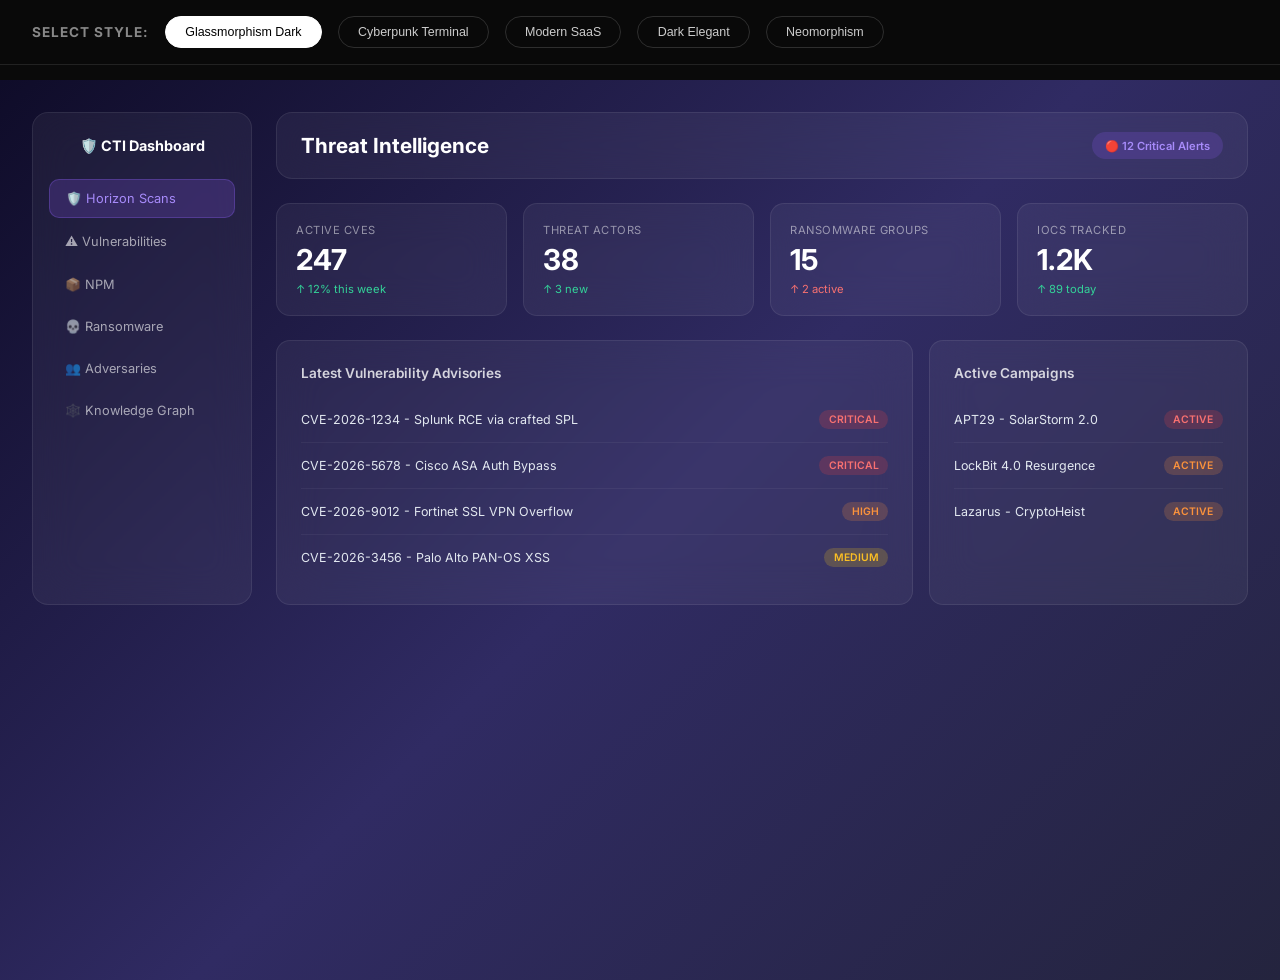
<file: rss_reader/preview_styles.html>
<!DOCTYPE html>
<html lang="en">
<head>
    <meta charset="UTF-8">
    <meta name="viewport" content="width=device-width, initial-scale=1.0">
    <title>CTI Dashboard - Style Preview</title>
    <link href="https://fonts.googleapis.com/css2?family=Inter:wght@300;400;500;600;700&family=JetBrains+Mono:wght@400;500;600&display=swap" rel="stylesheet">
    <style>
        * { margin: 0; padding: 0; box-sizing: border-box; }
        body { font-family: 'Inter', sans-serif; background: #0a0a0a; color: #fff; }
        
        .style-selector {
            position: fixed; top: 0; left: 0; right: 0; z-index: 1000;
            background: rgba(10,10,10,0.95); backdrop-filter: blur(20px);
            border-bottom: 1px solid rgba(255,255,255,0.1);
            padding: 1rem 2rem;
            display: flex; align-items: center; gap: 1rem; flex-wrap: wrap;
        }
        .style-selector h3 { font-size: 0.85rem; color: #888; text-transform: uppercase; letter-spacing: 1px; }
        .style-btn {
            padding: 0.5rem 1.2rem; border-radius: 20px; border: 1px solid rgba(255,255,255,0.15);
            background: transparent; color: #ccc; font-size: 0.78rem; font-weight: 500;
            cursor: pointer; transition: all 0.3s;
        }
        .style-btn:hover { border-color: rgba(255,255,255,0.4); color: #fff; }
        .style-btn.active { background: #fff; color: #000; border-color: #fff; }

        .preview-container { padding-top: 80px; }
        .preview-section { display: none; min-height: 100vh; }
        .preview-section.active { display: block; }

        /* ============================
           STYLE 1: GLASSMORPHISM DARK
           ============================ */
        .glass-preview {
            background: linear-gradient(135deg, #0f0c29, #302b63, #24243e);
            padding: 2rem;
            min-height: 100vh;
        }
        .glass-preview .dashboard {
            display: grid;
            grid-template-columns: 220px 1fr;
            gap: 1.5rem;
            max-width: 1400px;
            margin: 0 auto;
        }
        .glass-preview .sidebar {
            background: rgba(255,255,255,0.05);
            backdrop-filter: blur(20px);
            border: 1px solid rgba(255,255,255,0.08);
            border-radius: 16px;
            padding: 1.5rem 1rem;
        }
        .glass-preview .sidebar h2 { font-size: 0.9rem; margin-bottom: 1.5rem; color: #fff; text-align: center; }
        .glass-preview .sidebar .nav-item {
            padding: 0.7rem 1rem; border-radius: 10px; font-size: 0.8rem;
            color: rgba(255,255,255,0.6); margin-bottom: 0.3rem; cursor: pointer; transition: all 0.2s;
        }
        .glass-preview .sidebar .nav-item:hover { background: rgba(255,255,255,0.08); color: #fff; }
        .glass-preview .sidebar .nav-item.active { background: rgba(139,92,246,0.2); color: #a78bfa; border: 1px solid rgba(139,92,246,0.3); }
        .glass-preview .main-area { display: flex; flex-direction: column; gap: 1.5rem; }
        .glass-preview .header-bar {
            background: rgba(255,255,255,0.05);
            backdrop-filter: blur(20px);
            border: 1px solid rgba(255,255,255,0.08);
            border-radius: 16px;
            padding: 1.2rem 1.5rem;
            display: flex; justify-content: space-between; align-items: center;
        }
        .glass-preview .header-bar h1 { font-size: 1.3rem; font-weight: 700; }
        .glass-preview .header-bar .badge { background: rgba(139,92,246,0.2); color: #a78bfa; padding: 0.4rem 0.8rem; border-radius: 20px; font-size: 0.7rem; font-weight: 600; }
        .glass-preview .stats-row { display: grid; grid-template-columns: repeat(4, 1fr); gap: 1rem; }
        .glass-preview .stat-card {
            background: rgba(255,255,255,0.05);
            backdrop-filter: blur(20px);
            border: 1px solid rgba(255,255,255,0.08);
            border-radius: 14px;
            padding: 1.2rem;
            transition: all 0.3s;
        }
        .glass-preview .stat-card:hover { border-color: rgba(139,92,246,0.3); transform: translateY(-2px); }
        .glass-preview .stat-card .label { font-size: 0.7rem; color: rgba(255,255,255,0.5); text-transform: uppercase; letter-spacing: 0.5px; }
        .glass-preview .stat-card .value { font-size: 1.8rem; font-weight: 700; margin: 0.3rem 0; }
        .glass-preview .stat-card .change { font-size: 0.7rem; color: #34d399; }
        .glass-preview .stat-card .change.bad { color: #f87171; }
        .glass-preview .content-grid { display: grid; grid-template-columns: 2fr 1fr; gap: 1rem; }
        .glass-preview .feed-card {
            background: rgba(255,255,255,0.05);
            backdrop-filter: blur(20px);
            border: 1px solid rgba(255,255,255,0.08);
            border-radius: 14px;
            padding: 1.5rem;
        }
        .glass-preview .feed-card h3 { font-size: 0.85rem; font-weight: 600; margin-bottom: 1rem; color: rgba(255,255,255,0.8); }
        .glass-preview .feed-item {
            padding: 0.8rem 0; border-bottom: 1px solid rgba(255,255,255,0.05);
            display: flex; justify-content: space-between; align-items: center;
        }
        .glass-preview .feed-item:last-child { border: none; }
        .glass-preview .feed-item .title { font-size: 0.78rem; color: #e2e8f0; }
        .glass-preview .feed-item .severity {
            padding: 0.2rem 0.6rem; border-radius: 12px; font-size: 0.65rem; font-weight: 600;
        }
        .glass-preview .sev-critical { background: rgba(239,68,68,0.2); color: #f87171; }
        .glass-preview .sev-high { background: rgba(251,146,60,0.2); color: #fb923c; }
        .glass-preview .sev-medium { background: rgba(250,204,21,0.2); color: #fbbf24; }

        /* ============================
           STYLE 2: CYBERPUNK TERMINAL
           ============================ */
        .cyber-preview {
            background: #0a0e17;
            padding: 2rem;
            min-height: 100vh;
            position: relative;
            overflow: hidden;
        }
        .cyber-preview::before {
            content: '';
            position: absolute; top: 0; left: 0; right: 0; bottom: 0;
            background: 
                linear-gradient(rgba(0,255,136,0.02) 1px, transparent 1px),
                linear-gradient(90deg, rgba(0,255,136,0.02) 1px, transparent 1px);
            background-size: 40px 40px;
            pointer-events: none;
        }
        .cyber-preview .dashboard {
            display: grid;
            grid-template-columns: 200px 1fr;
            gap: 1.5rem;
            max-width: 1400px;
            margin: 0 auto;
            position: relative;
        }
        .cyber-preview .sidebar {
            background: rgba(0,255,136,0.02);
            border: 1px solid rgba(0,255,136,0.15);
            border-radius: 4px;
            padding: 1.5rem 0.75rem;
        }
        .cyber-preview .sidebar h2 {
            font-family: 'JetBrains Mono', monospace;
            font-size: 0.75rem; color: #00ff88; text-align: center;
            margin-bottom: 1.5rem; text-shadow: 0 0 10px rgba(0,255,136,0.5);
        }
        .cyber-preview .sidebar .nav-item {
            font-family: 'JetBrains Mono', monospace;
            padding: 0.6rem 0.8rem; font-size: 0.7rem;
            color: rgba(0,255,136,0.5); margin-bottom: 0.2rem; cursor: pointer;
            border-left: 2px solid transparent; transition: all 0.2s;
        }
        .cyber-preview .sidebar .nav-item:hover { color: #00ff88; border-left-color: #00ff88; background: rgba(0,255,136,0.05); }
        .cyber-preview .sidebar .nav-item.active { color: #00ff88; border-left-color: #00ff88; background: rgba(0,255,136,0.08); text-shadow: 0 0 5px rgba(0,255,136,0.3); }
        .cyber-preview .main-area { display: flex; flex-direction: column; gap: 1.5rem; }
        .cyber-preview .header-bar {
            border: 1px solid rgba(0,255,136,0.15);
            border-radius: 4px; padding: 1rem 1.5rem;
            display: flex; justify-content: space-between; align-items: center;
            background: rgba(0,255,136,0.02);
        }
        .cyber-preview .header-bar h1 { font-family: 'JetBrains Mono', monospace; font-size: 1.1rem; color: #00ff88; text-shadow: 0 0 10px rgba(0,255,136,0.3); }
        .cyber-preview .header-bar .status { font-family: 'JetBrains Mono', monospace; font-size: 0.7rem; color: #00ff88; animation: blink 1.5s infinite; }
        @keyframes blink { 0%,50% { opacity: 1; } 51%,100% { opacity: 0.3; } }
        .cyber-preview .stats-row { display: grid; grid-template-columns: repeat(4, 1fr); gap: 1rem; }
        .cyber-preview .stat-card {
            border: 1px solid rgba(0,255,136,0.15); border-radius: 4px;
            padding: 1rem; background: rgba(0,255,136,0.02);
            position: relative; overflow: hidden;
        }
        .cyber-preview .stat-card::after {
            content: ''; position: absolute; top: 0; left: 0; right: 0; height: 2px;
            background: linear-gradient(90deg, transparent, #00ff88, transparent);
        }
        .cyber-preview .stat-card .label { font-family: 'JetBrains Mono', monospace; font-size: 0.6rem; color: rgba(0,255,136,0.5); text-transform: uppercase; letter-spacing: 1px; }
        .cyber-preview .stat-card .value { font-family: 'JetBrains Mono', monospace; font-size: 1.6rem; font-weight: 700; color: #00ff88; margin: 0.4rem 0; text-shadow: 0 0 8px rgba(0,255,136,0.4); }
        .cyber-preview .stat-card .change { font-family: 'JetBrains Mono', monospace; font-size: 0.65rem; color: #22d3ee; }
        .cyber-preview .content-grid { display: grid; grid-template-columns: 2fr 1fr; gap: 1rem; }
        .cyber-preview .feed-card {
            border: 1px solid rgba(0,255,136,0.15); border-radius: 4px;
            padding: 1.2rem; background: rgba(0,255,136,0.02);
        }
        .cyber-preview .feed-card h3 { font-family: 'JetBrains Mono', monospace; font-size: 0.75rem; color: rgba(0,255,136,0.7); margin-bottom: 1rem; text-transform: uppercase; letter-spacing: 1px; }
        .cyber-preview .feed-item {
            padding: 0.6rem 0; border-bottom: 1px solid rgba(0,255,136,0.08);
            display: flex; justify-content: space-between; align-items: center;
        }
        .cyber-preview .feed-item .title { font-family: 'JetBrains Mono', monospace; font-size: 0.7rem; color: #cbd5e1; }
        .cyber-preview .feed-item .severity { font-family: 'JetBrains Mono', monospace; padding: 0.15rem 0.5rem; border-radius: 2px; font-size: 0.6rem; font-weight: 600; }
        .cyber-preview .sev-critical { background: rgba(255,0,0,0.15); color: #ff4444; border: 1px solid rgba(255,0,0,0.3); text-shadow: 0 0 5px rgba(255,0,0,0.3); }
        .cyber-preview .sev-high { background: rgba(255,165,0,0.15); color: #ff8c00; border: 1px solid rgba(255,165,0,0.3); }
        .cyber-preview .sev-medium { background: rgba(255,255,0,0.1); color: #cccc00; border: 1px solid rgba(255,255,0,0.2); }

        /* ============================
           STYLE 3: MODERN GRADIENT SAAS
           ============================ */
        .saas-preview {
            background: #fafbfc;
            padding: 2rem;
            min-height: 100vh;
        }
        .saas-preview .dashboard {
            display: grid;
            grid-template-columns: 220px 1fr;
            gap: 1.5rem;
            max-width: 1400px;
            margin: 0 auto;
        }
        .saas-preview .sidebar {
            background: #fff;
            border: 1px solid #e5e7eb;
            border-radius: 16px;
            padding: 1.5rem 1rem;
            box-shadow: 0 1px 3px rgba(0,0,0,0.04);
        }
        .saas-preview .sidebar h2 { font-size: 0.9rem; color: #111; margin-bottom: 1.5rem; text-align: center; }
        .saas-preview .sidebar .nav-item {
            padding: 0.65rem 1rem; border-radius: 10px; font-size: 0.8rem;
            color: #6b7280; margin-bottom: 0.25rem; cursor: pointer; transition: all 0.2s;
        }
        .saas-preview .sidebar .nav-item:hover { background: #f3f4f6; color: #111; }
        .saas-preview .sidebar .nav-item.active { background: linear-gradient(135deg, #667eea, #764ba2); color: #fff; font-weight: 600; box-shadow: 0 4px 12px rgba(102,126,234,0.3); }
        .saas-preview .main-area { display: flex; flex-direction: column; gap: 1.5rem; }
        .saas-preview .header-bar {
            background: #fff; border: 1px solid #e5e7eb; border-radius: 16px;
            padding: 1.2rem 1.5rem; display: flex; justify-content: space-between; align-items: center;
            box-shadow: 0 1px 3px rgba(0,0,0,0.04);
        }
        .saas-preview .header-bar h1 { font-size: 1.3rem; color: #111; font-weight: 700; }
        .saas-preview .header-bar .badge { background: linear-gradient(135deg, #667eea, #764ba2); color: #fff; padding: 0.4rem 1rem; border-radius: 20px; font-size: 0.72rem; font-weight: 600; box-shadow: 0 2px 8px rgba(102,126,234,0.3); }
        .saas-preview .stats-row { display: grid; grid-template-columns: repeat(4, 1fr); gap: 1rem; }
        .saas-preview .stat-card {
            background: #fff; border: 1px solid #e5e7eb; border-radius: 14px;
            padding: 1.2rem; transition: all 0.3s; box-shadow: 0 1px 3px rgba(0,0,0,0.04);
        }
        .saas-preview .stat-card:hover { transform: translateY(-3px); box-shadow: 0 8px 24px rgba(0,0,0,0.08); }
        .saas-preview .stat-card .label { font-size: 0.7rem; color: #9ca3af; text-transform: uppercase; letter-spacing: 0.5px; }
        .saas-preview .stat-card .value { font-size: 1.8rem; font-weight: 700; color: #111; margin: 0.3rem 0; }
        .saas-preview .stat-card .change { font-size: 0.7rem; color: #10b981; }
        .saas-preview .stat-card .change.bad { color: #ef4444; }
        .saas-preview .content-grid { display: grid; grid-template-columns: 2fr 1fr; gap: 1rem; }
        .saas-preview .feed-card {
            background: #fff; border: 1px solid #e5e7eb; border-radius: 14px;
            padding: 1.5rem; box-shadow: 0 1px 3px rgba(0,0,0,0.04);
        }
        .saas-preview .feed-card h3 { font-size: 0.85rem; color: #374151; font-weight: 600; margin-bottom: 1rem; }
        .saas-preview .feed-item {
            padding: 0.75rem 0; border-bottom: 1px solid #f3f4f6;
            display: flex; justify-content: space-between; align-items: center;
        }
        .saas-preview .feed-item .title { font-size: 0.78rem; color: #374151; }
        .saas-preview .feed-item .severity { padding: 0.2rem 0.6rem; border-radius: 12px; font-size: 0.65rem; font-weight: 600; }
        .saas-preview .sev-critical { background: #fef2f2; color: #dc2626; }
        .saas-preview .sev-high { background: #fff7ed; color: #ea580c; }
        .saas-preview .sev-medium { background: #fefce8; color: #ca8a04; }

        /* ============================
           STYLE 4: DARK ELEGANT
           ============================ */
        .elegant-preview {
            background: #111318;
            padding: 2rem;
            min-height: 100vh;
        }
        .elegant-preview .dashboard {
            display: grid;
            grid-template-columns: 200px 1fr;
            gap: 1rem;
            max-width: 1400px;
            margin: 0 auto;
        }
        .elegant-preview .sidebar {
            background: #1a1d24;
            border: 1px solid #2a2d35;
            border-radius: 8px;
            padding: 1.5rem 0.75rem;
        }
        .elegant-preview .sidebar h2 { font-size: 0.8rem; color: #e2e8f0; margin-bottom: 1.5rem; text-align: center; font-weight: 600; }
        .elegant-preview .sidebar .nav-item {
            padding: 0.55rem 0.8rem; border-radius: 6px; font-size: 0.75rem;
            color: #64748b; margin-bottom: 0.15rem; cursor: pointer; transition: all 0.15s;
        }
        .elegant-preview .sidebar .nav-item:hover { background: #222530; color: #e2e8f0; }
        .elegant-preview .sidebar .nav-item.active { background: #222530; color: #f59e0b; font-weight: 600; border-left: 2px solid #f59e0b; }
        .elegant-preview .main-area { display: flex; flex-direction: column; gap: 1rem; }
        .elegant-preview .header-bar {
            background: #1a1d24; border: 1px solid #2a2d35; border-radius: 8px;
            padding: 1rem 1.5rem; display: flex; justify-content: space-between; align-items: center;
        }
        .elegant-preview .header-bar h1 { font-size: 1.1rem; color: #e2e8f0; font-weight: 600; }
        .elegant-preview .header-bar .badge { background: #f59e0b; color: #000; padding: 0.3rem 0.7rem; border-radius: 4px; font-size: 0.65rem; font-weight: 700; }
        .elegant-preview .stats-row { display: grid; grid-template-columns: repeat(4, 1fr); gap: 0.75rem; }
        .elegant-preview .stat-card {
            background: #1a1d24; border: 1px solid #2a2d35; border-radius: 8px;
            padding: 1rem; transition: all 0.2s;
        }
        .elegant-preview .stat-card:hover { border-color: #3a3d45; }
        .elegant-preview .stat-card .label { font-size: 0.65rem; color: #64748b; text-transform: uppercase; letter-spacing: 0.5px; }
        .elegant-preview .stat-card .value { font-size: 1.5rem; font-weight: 700; color: #e2e8f0; margin: 0.3rem 0; }
        .elegant-preview .stat-card .change { font-size: 0.65rem; color: #34d399; }
        .elegant-preview .stat-card .change.bad { color: #f87171; }
        .elegant-preview .content-grid { display: grid; grid-template-columns: 2fr 1fr; gap: 0.75rem; }
        .elegant-preview .feed-card {
            background: #1a1d24; border: 1px solid #2a2d35; border-radius: 8px;
            padding: 1.2rem;
        }
        .elegant-preview .feed-card h3 { font-size: 0.75rem; color: #94a3b8; font-weight: 600; margin-bottom: 0.8rem; text-transform: uppercase; letter-spacing: 0.5px; }
        .elegant-preview .feed-item {
            padding: 0.6rem 0; border-bottom: 1px solid #222530;
            display: flex; justify-content: space-between; align-items: center;
        }
        .elegant-preview .feed-item .title { font-size: 0.75rem; color: #cbd5e1; }
        .elegant-preview .feed-item .severity { padding: 0.15rem 0.5rem; border-radius: 4px; font-size: 0.6rem; font-weight: 700; }
        .elegant-preview .sev-critical { background: #451a1a; color: #f87171; }
        .elegant-preview .sev-high { background: #452a1a; color: #fb923c; }
        .elegant-preview .sev-medium { background: #3d3a1a; color: #fbbf24; }

        /* ============================
           STYLE 5: NEOMORPHISM
           ============================ */
        .neo-preview {
            background: #e8ecf0;
            padding: 2rem;
            min-height: 100vh;
        }
        .neo-preview .dashboard {
            display: grid;
            grid-template-columns: 220px 1fr;
            gap: 1.5rem;
            max-width: 1400px;
            margin: 0 auto;
        }
        .neo-preview .sidebar {
            background: #e8ecf0;
            border-radius: 20px;
            padding: 1.5rem 1rem;
            box-shadow: 8px 8px 16px #c8ccd0, -8px -8px 16px #ffffff;
        }
        .neo-preview .sidebar h2 { font-size: 0.9rem; color: #4a5568; margin-bottom: 1.5rem; text-align: center; }
        .neo-preview .sidebar .nav-item {
            padding: 0.7rem 1rem; border-radius: 12px; font-size: 0.8rem;
            color: #718096; margin-bottom: 0.4rem; cursor: pointer; transition: all 0.2s;
        }
        .neo-preview .sidebar .nav-item:hover { color: #2d3748; }
        .neo-preview .sidebar .nav-item.active {
            background: #e8ecf0; color: #5b21b6; font-weight: 600;
            box-shadow: inset 4px 4px 8px #c8ccd0, inset -4px -4px 8px #ffffff;
        }
        .neo-preview .main-area { display: flex; flex-direction: column; gap: 1.5rem; }
        .neo-preview .header-bar {
            background: #e8ecf0; border-radius: 16px;
            padding: 1.2rem 1.5rem; display: flex; justify-content: space-between; align-items: center;
            box-shadow: 6px 6px 12px #c8ccd0, -6px -6px 12px #ffffff;
        }
        .neo-preview .header-bar h1 { font-size: 1.3rem; color: #2d3748; font-weight: 700; }
        .neo-preview .header-bar .badge {
            background: #e8ecf0; color: #5b21b6; padding: 0.4rem 1rem; border-radius: 20px;
            font-size: 0.72rem; font-weight: 600;
            box-shadow: 3px 3px 6px #c8ccd0, -3px -3px 6px #ffffff;
        }
        .neo-preview .stats-row { display: grid; grid-template-columns: repeat(4, 1fr); gap: 1rem; }
        .neo-preview .stat-card {
            background: #e8ecf0; border-radius: 16px;
            padding: 1.2rem; transition: all 0.3s;
            box-shadow: 6px 6px 12px #c8ccd0, -6px -6px 12px #ffffff;
        }
        .neo-preview .stat-card:hover { box-shadow: inset 4px 4px 8px #c8ccd0, inset -4px -4px 8px #ffffff; }
        .neo-preview .stat-card .label { font-size: 0.7rem; color: #718096; text-transform: uppercase; letter-spacing: 0.5px; }
        .neo-preview .stat-card .value { font-size: 1.8rem; font-weight: 700; color: #2d3748; margin: 0.3rem 0; }
        .neo-preview .stat-card .change { font-size: 0.7rem; color: #059669; }
        .neo-preview .stat-card .change.bad { color: #dc2626; }
        .neo-preview .content-grid { display: grid; grid-template-columns: 2fr 1fr; gap: 1rem; }
        .neo-preview .feed-card {
            background: #e8ecf0; border-radius: 16px; padding: 1.5rem;
            box-shadow: 6px 6px 12px #c8ccd0, -6px -6px 12px #ffffff;
        }
        .neo-preview .feed-card h3 { font-size: 0.85rem; color: #4a5568; font-weight: 600; margin-bottom: 1rem; }
        .neo-preview .feed-item {
            padding: 0.75rem 0; border-bottom: 1px solid #d2d6da;
            display: flex; justify-content: space-between; align-items: center;
        }
        .neo-preview .feed-item .title { font-size: 0.78rem; color: #4a5568; }
        .neo-preview .feed-item .severity { padding: 0.2rem 0.6rem; border-radius: 12px; font-size: 0.65rem; font-weight: 600; }
        .neo-preview .sev-critical { background: #fee2e2; color: #dc2626; }
        .neo-preview .sev-high { background: #ffedd5; color: #ea580c; }
        .neo-preview .sev-medium { background: #fef3c7; color: #d97706; }
    </style>
</head>
<body>
    <div class="style-selector">
        <h3>Select Style:</h3>
        <button class="style-btn active" onclick="showStyle('glass')">Glassmorphism Dark</button>
        <button class="style-btn" onclick="showStyle('cyber')">Cyberpunk Terminal</button>
        <button class="style-btn" onclick="showStyle('saas')">Modern SaaS</button>
        <button class="style-btn" onclick="showStyle('elegant')">Dark Elegant</button>
        <button class="style-btn" onclick="showStyle('neo')">Neomorphism</button>
    </div>

    <div class="preview-container">

        <!-- GLASSMORPHISM DARK -->
        <div class="preview-section active" id="style-glass">
            <div class="glass-preview">
                <div class="dashboard">
                    <div class="sidebar">
                        <h2>🛡️ CTI Dashboard</h2>
                        <div class="nav-item active">🛡️ Horizon Scans</div>
                        <div class="nav-item">⚠️ Vulnerabilities</div>
                        <div class="nav-item">📦 NPM</div>
                        <div class="nav-item">💀 Ransomware</div>
                        <div class="nav-item">👥 Adversaries</div>
                        <div class="nav-item">🕸️ Knowledge Graph</div>
                    </div>
                    <div class="main-area">
                        <div class="header-bar">
                            <h1>Threat Intelligence</h1>
                            <div class="badge">🔴 12 Critical Alerts</div>
                        </div>
                        <div class="stats-row">
                            <div class="stat-card">
                                <div class="label">Active CVEs</div>
                                <div class="value">247</div>
                                <div class="change">↑ 12% this week</div>
                            </div>
                            <div class="stat-card">
                                <div class="label">Threat Actors</div>
                                <div class="value">38</div>
                                <div class="change">↑ 3 new</div>
                            </div>
                            <div class="stat-card">
                                <div class="label">Ransomware Groups</div>
                                <div class="value">15</div>
                                <div class="change bad">↑ 2 active</div>
                            </div>
                            <div class="stat-card">
                                <div class="label">IOCs Tracked</div>
                                <div class="value">1.2K</div>
                                <div class="change">↑ 89 today</div>
                            </div>
                        </div>
                        <div class="content-grid">
                            <div class="feed-card">
                                <h3>Latest Vulnerability Advisories</h3>
                                <div class="feed-item"><span class="title">CVE-2026-1234 - Splunk RCE via crafted SPL</span><span class="severity sev-critical">CRITICAL</span></div>
                                <div class="feed-item"><span class="title">CVE-2026-5678 - Cisco ASA Auth Bypass</span><span class="severity sev-critical">CRITICAL</span></div>
                                <div class="feed-item"><span class="title">CVE-2026-9012 - Fortinet SSL VPN Overflow</span><span class="severity sev-high">HIGH</span></div>
                                <div class="feed-item"><span class="title">CVE-2026-3456 - Palo Alto PAN-OS XSS</span><span class="severity sev-medium">MEDIUM</span></div>
                            </div>
                            <div class="feed-card">
                                <h3>Active Campaigns</h3>
                                <div class="feed-item"><span class="title">APT29 - SolarStorm 2.0</span><span class="severity sev-critical">ACTIVE</span></div>
                                <div class="feed-item"><span class="title">LockBit 4.0 Resurgence</span><span class="severity sev-high">ACTIVE</span></div>
                                <div class="feed-item"><span class="title">Lazarus - CryptoHeist</span><span class="severity sev-high">ACTIVE</span></div>
                            </div>
                        </div>
                    </div>
                </div>
            </div>
        </div>

        <!-- CYBERPUNK TERMINAL -->
        <div class="preview-section" id="style-cyber">
            <div class="cyber-preview">
                <div class="dashboard">
                    <div class="sidebar">
                        <h2>> CTI_SYS v2.1</h2>
                        <div class="nav-item active">[01] HORIZON</div>
                        <div class="nav-item">[02] VULNS</div>
                        <div class="nav-item">[03] SUPPLY_CHAIN</div>
                        <div class="nav-item">[04] RANSOMWARE</div>
                        <div class="nav-item">[05] ADVERSARIES</div>
                        <div class="nav-item">[06] GRAPH_NET</div>
                    </div>
                    <div class="main-area">
                        <div class="header-bar">
                            <h1>> THREAT_MONITOR</h1>
                            <div class="status">● LIVE FEED ACTIVE</div>
                        </div>
                        <div class="stats-row">
                            <div class="stat-card">
                                <div class="label">// active_cves</div>
                                <div class="value">247</div>
                                <div class="change">+12% :: 7d</div>
                            </div>
                            <div class="stat-card">
                                <div class="label">// threat_actors</div>
                                <div class="value">038</div>
                                <div class="change">+3 detected</div>
                            </div>
                            <div class="stat-card">
                                <div class="label">// ransom_grps</div>
                                <div class="value">015</div>
                                <div class="change">+2 active</div>
                            </div>
                            <div class="stat-card">
                                <div class="label">// iocs_tracked</div>
                                <div class="value">1.2K</div>
                                <div class="change">+89 today</div>
                            </div>
                        </div>
                        <div class="content-grid">
                            <div class="feed-card">
                                <h3>> vulnerability_feed</h3>
                                <div class="feed-item"><span class="title">CVE-2026-1234 :: Splunk RCE via SPL injection</span><span class="severity sev-critical">CRIT</span></div>
                                <div class="feed-item"><span class="title">CVE-2026-5678 :: Cisco ASA auth_bypass</span><span class="severity sev-critical">CRIT</span></div>
                                <div class="feed-item"><span class="title">CVE-2026-9012 :: Fortinet SSL overflow</span><span class="severity sev-high">HIGH</span></div>
                                <div class="feed-item"><span class="title">CVE-2026-3456 :: PAN-OS reflected_xss</span><span class="severity sev-medium">MED</span></div>
                            </div>
                            <div class="feed-card">
                                <h3>> active_ops</h3>
                                <div class="feed-item"><span class="title">APT29 :: SOLARSTORM_2</span><span class="severity sev-critical">LIVE</span></div>
                                <div class="feed-item"><span class="title">LOCKBIT_4 :: resurgence</span><span class="severity sev-high">LIVE</span></div>
                                <div class="feed-item"><span class="title">LAZARUS :: crypto_heist</span><span class="severity sev-high">LIVE</span></div>
                            </div>
                        </div>
                    </div>
                </div>
            </div>
        </div>

        <!-- MODERN SAAS -->
        <div class="preview-section" id="style-saas">
            <div class="saas-preview">
                <div class="dashboard">
                    <div class="sidebar">
                        <h2>🛡️ CTI Dashboard</h2>
                        <div class="nav-item active">🛡️ Horizon Scans</div>
                        <div class="nav-item">⚠️ Vulnerabilities</div>
                        <div class="nav-item">📦 NPM</div>
                        <div class="nav-item">💀 Ransomware</div>
                        <div class="nav-item">👥 Adversaries</div>
                        <div class="nav-item">🕸️ Knowledge Graph</div>
                    </div>
                    <div class="main-area">
                        <div class="header-bar">
                            <h1>Threat Intelligence</h1>
                            <div class="badge">12 Critical Alerts</div>
                        </div>
                        <div class="stats-row">
                            <div class="stat-card">
                                <div class="label">Active CVEs</div>
                                <div class="value">247</div>
                                <div class="change">↑ 12% this week</div>
                            </div>
                            <div class="stat-card">
                                <div class="label">Threat Actors</div>
                                <div class="value">38</div>
                                <div class="change">↑ 3 new</div>
                            </div>
                            <div class="stat-card">
                                <div class="label">Ransomware Groups</div>
                                <div class="value">15</div>
                                <div class="change bad">↑ 2 active</div>
                            </div>
                            <div class="stat-card">
                                <div class="label">IOCs Tracked</div>
                                <div class="value">1.2K</div>
                                <div class="change">↑ 89 today</div>
                            </div>
                        </div>
                        <div class="content-grid">
                            <div class="feed-card">
                                <h3>Latest Vulnerability Advisories</h3>
                                <div class="feed-item"><span class="title">CVE-2026-1234 - Splunk RCE via crafted SPL</span><span class="severity sev-critical">CRITICAL</span></div>
                                <div class="feed-item"><span class="title">CVE-2026-5678 - Cisco ASA Auth Bypass</span><span class="severity sev-critical">CRITICAL</span></div>
                                <div class="feed-item"><span class="title">CVE-2026-9012 - Fortinet SSL VPN Overflow</span><span class="severity sev-high">HIGH</span></div>
                                <div class="feed-item"><span class="title">CVE-2026-3456 - Palo Alto PAN-OS XSS</span><span class="severity sev-medium">MEDIUM</span></div>
                            </div>
                            <div class="feed-card">
                                <h3>Active Campaigns</h3>
                                <div class="feed-item"><span class="title">APT29 - SolarStorm 2.0</span><span class="severity sev-critical">ACTIVE</span></div>
                                <div class="feed-item"><span class="title">LockBit 4.0 Resurgence</span><span class="severity sev-high">ACTIVE</span></div>
                                <div class="feed-item"><span class="title">Lazarus - CryptoHeist</span><span class="severity sev-high">ACTIVE</span></div>
                            </div>
                        </div>
                    </div>
                </div>
            </div>
        </div>

        <!-- DARK ELEGANT -->
        <div class="preview-section" id="style-elegant">
            <div class="elegant-preview">
                <div class="dashboard">
                    <div class="sidebar">
                        <h2>CTI INTEL</h2>
                        <div class="nav-item active">Horizon Scans</div>
                        <div class="nav-item">Vulnerabilities</div>
                        <div class="nav-item">Supply Chain</div>
                        <div class="nav-item">Ransomware</div>
                        <div class="nav-item">Adversaries</div>
                        <div class="nav-item">Knowledge Graph</div>
                    </div>
                    <div class="main-area">
                        <div class="header-bar">
                            <h1>Threat Monitor</h1>
                            <div class="badge">12 CRITICAL</div>
                        </div>
                        <div class="stats-row">
                            <div class="stat-card">
                                <div class="label">Active CVEs</div>
                                <div class="value">247</div>
                                <div class="change">+12%</div>
                            </div>
                            <div class="stat-card">
                                <div class="label">Threat Actors</div>
                                <div class="value">38</div>
                                <div class="change">+3</div>
                            </div>
                            <div class="stat-card">
                                <div class="label">Ransomware</div>
                                <div class="value">15</div>
                                <div class="change bad">+2</div>
                            </div>
                            <div class="stat-card">
                                <div class="label">IOCs</div>
                                <div class="value">1.2K</div>
                                <div class="change">+89</div>
                            </div>
                        </div>
                        <div class="content-grid">
                            <div class="feed-card">
                                <h3>Vulnerability Feed</h3>
                                <div class="feed-item"><span class="title">CVE-2026-1234 - Splunk RCE via crafted SPL</span><span class="severity sev-critical">CRITICAL</span></div>
                                <div class="feed-item"><span class="title">CVE-2026-5678 - Cisco ASA Auth Bypass</span><span class="severity sev-critical">CRITICAL</span></div>
                                <div class="feed-item"><span class="title">CVE-2026-9012 - Fortinet SSL VPN Overflow</span><span class="severity sev-high">HIGH</span></div>
                                <div class="feed-item"><span class="title">CVE-2026-3456 - Palo Alto PAN-OS XSS</span><span class="severity sev-medium">MEDIUM</span></div>
                            </div>
                            <div class="feed-card">
                                <h3>Active Campaigns</h3>
                                <div class="feed-item"><span class="title">APT29 - SolarStorm 2.0</span><span class="severity sev-critical">ACTIVE</span></div>
                                <div class="feed-item"><span class="title">LockBit 4.0</span><span class="severity sev-high">ACTIVE</span></div>
                                <div class="feed-item"><span class="title">Lazarus - CryptoHeist</span><span class="severity sev-high">ACTIVE</span></div>
                            </div>
                        </div>
                    </div>
                </div>
            </div>
        </div>

        <!-- NEOMORPHISM -->
        <div class="preview-section" id="style-neo">
            <div class="neo-preview">
                <div class="dashboard">
                    <div class="sidebar">
                        <h2>🛡️ CTI Dashboard</h2>
                        <div class="nav-item active">🛡️ Horizon Scans</div>
                        <div class="nav-item">⚠️ Vulnerabilities</div>
                        <div class="nav-item">📦 NPM</div>
                        <div class="nav-item">💀 Ransomware</div>
                        <div class="nav-item">👥 Adversaries</div>
                        <div class="nav-item">🕸️ Knowledge Graph</div>
                    </div>
                    <div class="main-area">
                        <div class="header-bar">
                            <h1>Threat Intelligence</h1>
                            <div class="badge">12 Critical</div>
                        </div>
                        <div class="stats-row">
                            <div class="stat-card">
                                <div class="label">Active CVEs</div>
                                <div class="value">247</div>
                                <div class="change">↑ 12%</div>
                            </div>
                            <div class="stat-card">
                                <div class="label">Threat Actors</div>
                                <div class="value">38</div>
                                <div class="change">↑ 3 new</div>
                            </div>
                            <div class="stat-card">
                                <div class="label">Ransomware</div>
                                <div class="value">15</div>
                                <div class="change bad">↑ 2 active</div>
                            </div>
                            <div class="stat-card">
                                <div class="label">IOCs</div>
                                <div class="value">1.2K</div>
                                <div class="change">↑ 89 today</div>
                            </div>
                        </div>
                        <div class="content-grid">
                            <div class="feed-card">
                                <h3>Latest Vulnerability Advisories</h3>
                                <div class="feed-item"><span class="title">CVE-2026-1234 - Splunk RCE via crafted SPL</span><span class="severity sev-critical">CRITICAL</span></div>
                                <div class="feed-item"><span class="title">CVE-2026-5678 - Cisco ASA Auth Bypass</span><span class="severity sev-critical">CRITICAL</span></div>
                                <div class="feed-item"><span class="title">CVE-2026-9012 - Fortinet SSL VPN Overflow</span><span class="severity sev-high">HIGH</span></div>
                                <div class="feed-item"><span class="title">CVE-2026-3456 - Palo Alto PAN-OS XSS</span><span class="severity sev-medium">MEDIUM</span></div>
                            </div>
                            <div class="feed-card">
                                <h3>Active Campaigns</h3>
                                <div class="feed-item"><span class="title">APT29 - SolarStorm 2.0</span><span class="severity sev-critical">ACTIVE</span></div>
                                <div class="feed-item"><span class="title">LockBit 4.0 Resurgence</span><span class="severity sev-high">ACTIVE</span></div>
                                <div class="feed-item"><span class="title">Lazarus - CryptoHeist</span><span class="severity sev-high">ACTIVE</span></div>
                            </div>
                        </div>
                    </div>
                </div>
            </div>
        </div>
    </div>

    <script>
        function showStyle(id) {
            document.querySelectorAll('.preview-section').forEach(s => s.classList.remove('active'));
            document.querySelectorAll('.style-btn').forEach(b => b.classList.remove('active'));
            document.getElementById('style-' + id).classList.add('active');
            event.target.classList.add('active');
        }
    </script>
</body>
</html>
</file>
